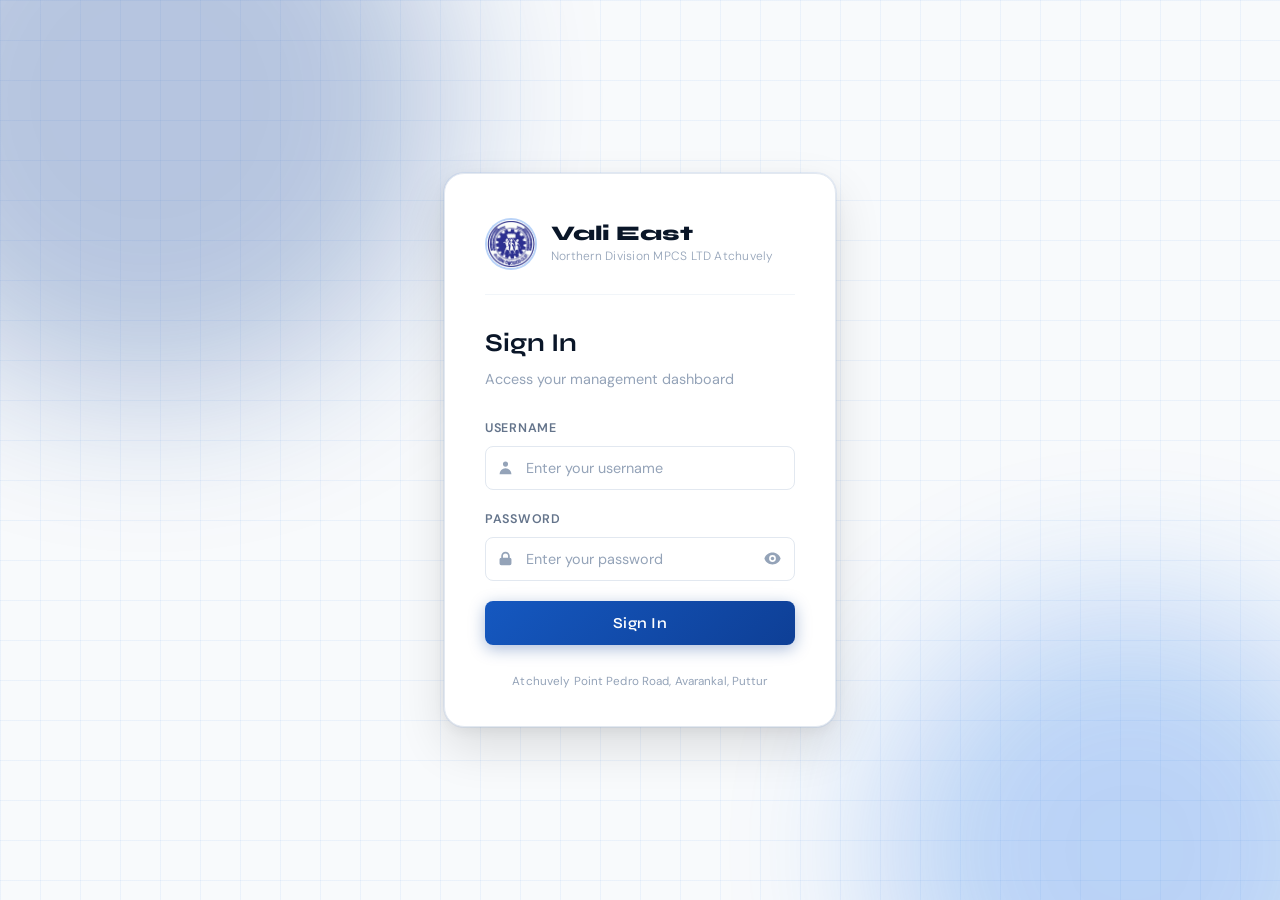
<file: index.html>
<!DOCTYPE html>
<html lang="en">
<head>
  <meta charset="UTF-8" />
  <meta name="viewport" content="width=device-width, initial-scale=1.0"/>
  <title>Vali East MPCS – Sign In</title>
  <link rel="preconnect" href="https://fonts.googleapis.com">
  <link rel="preconnect" href="https://fonts.gstatic.com" crossorigin>
  <link href="https://fonts.googleapis.com/css2?family=Syne:wght@400;600;700;800&family=DM+Sans:ital,wght@0,300;0,400;0,500;1,300&display=swap" rel="stylesheet">
  <link rel="stylesheet" href="style.css" />
</head>
<body class="login-page">

  <div class="login-bg">
    <div class="grid-overlay"></div>
    <div class="glow glow-1"></div>
    <div class="glow glow-2"></div>
  </div>

  <div class="login-wrapper">
    <div class="login-card">
      <div class="login-brand">
        <div class="brand-icon">
          <img src="brand.jpg" alt="Vali East Logo">
        </div>
        <div class="brand-text">
          <h1>Vali East</h1>
          <p>Northern Division MPCS LTD Atchuvely</p>
        </div>
      </div>

      <div class="login-divider"></div>

      <h2 class="login-title">Sign In</h2>
      <p class="login-subtitle">Access your management dashboard</p>

      <div id="login-error" class="error-banner hidden">
        <svg viewBox="0 0 20 20" fill="currentColor"><path fill-rule="evenodd" d="M18 10a8 8 0 11-16 0 8 8 0 0116 0zm-7 4a1 1 0 11-2 0 1 1 0 012 0zm-1-9a1 1 0 00-1 1v4a1 1 0 102 0V6a1 1 0 00-1-1z" clip-rule="evenodd"/></svg>
        <span id="login-error-text">Invalid credentials. Please try again.</span>
      </div>

      <div class="form-group">
        <label for="username">Username</label>
        <div class="input-wrap">
          <svg class="input-icon" viewBox="0 0 20 20" fill="currentColor"><path fill-rule="evenodd" d="M10 9a3 3 0 100-6 3 3 0 000 6zm-7 9a7 7 0 1114 0H3z" clip-rule="evenodd"/></svg>
          <input type="text" id="username" placeholder="Enter your username" autocomplete="username" />
        </div>
      </div>

      <div class="form-group">
        <label for="password">Password</label>
        <div class="input-wrap">
          <svg class="input-icon" viewBox="0 0 20 20" fill="currentColor"><path fill-rule="evenodd" d="M5 9V7a5 5 0 0110 0v2a2 2 0 012 2v5a2 2 0 01-2 2H5a2 2 0 01-2-2v-5a2 2 0 012-2zm8-2v2H7V7a3 3 0 016 0z" clip-rule="evenodd"/></svg>
          <input type="password" id="password" placeholder="Enter your password" autocomplete="current-password" />
          <button class="toggle-password" type="button" onclick="togglePassword()" title="Show/hide password">
            <svg viewBox="0 0 20 20" fill="currentColor"><path d="M10 12a2 2 0 100-4 2 2 0 000 4z"/><path fill-rule="evenodd" d="M.458 10C1.732 5.943 5.522 3 10 3s8.268 2.943 9.542 7c-1.274 4.057-5.064 7-9.542 7S1.732 14.057.458 10zM14 10a4 4 0 11-8 0 4 4 0 018 0z" clip-rule="evenodd"/></svg>
          </button>
        </div>
      </div>

      <button class="btn-login" id="login-btn" onclick="handleLogin()">
        <span class="btn-text">Sign In</span>
        <span class="btn-loader hidden">
          <svg viewBox="0 0 24 24" fill="none"><circle cx="12" cy="12" r="10" stroke="currentColor" stroke-width="3" stroke-dasharray="31.4" stroke-dashoffset="10"/></svg>
        </span>
      </button>

      <p class="login-footer">
        Atchuvely Point Pedro Road, Avarankal, Puttur
      </p>
    </div>
  </div>

  <script src="app.js"></script>
</body>
</html>
</file>
<file: style.css>
/* =============================================
   VALI EAST NORTHERN DIVISION MPCS LTD
   Dashboard Stylesheet — Corporate Light Theme
   ============================================= */

:root {
  /* Corporate Blue Palette */
  --corp-50:  #e8f0fe;
  --corp-100: #c5d8fc;
  --corp-200: #9abef9;
  --corp-300: #6fa4f6;
  --corp-400: #4d8ff3;
  --corp-500: #1a6fe8;
  --corp-600: #1558c0;
  --corp-700: #0e3f96;
  --corp-800: #092d70;
  --corp-900: #051c4a;

  --slate-50: #f8fafc;
  --slate-100: #f1f5f9;
  --slate-200: #e2e8f0;
  --slate-300: #cbd5e1;
  --slate-400: #94a3b8;
  --slate-500: #64748b;
  --slate-600: #475569;
  --slate-700: #334155;
  --slate-800: #1e293b;
  --slate-900: #0a1628;

  --green-100: #dcfce7;
  --green-500: #22c55e;
  --green-600: #16a34a;
  --green-700: #15803d;

  --red-100: #fee2e2;
  --red-600: #dc2626;

  --amber-100: #fef3c7;
  --amber-600: #d97706;

  --sidebar-width: 268px;
  --topbar-height: 60px;
  --radius: 12px;
  --radius-sm: 8px;

  --font-display: 'Syne', sans-serif;
  --font-body: 'DM Sans', sans-serif;

  --shadow-sm: 0 1px 3px rgba(0,0,0,0.06), 0 1px 2px rgba(0,0,0,0.04);
  --shadow: 0 4px 16px rgba(0,0,0,0.08), 0 1px 4px rgba(0,0,0,0.04);
  --shadow-lg: 0 20px 48px rgba(0,0,0,0.12), 0 4px 16px rgba(0,0,0,0.06);
  --shadow-card: 0 2px 8px rgba(14,63,150,0.06), 0 1px 3px rgba(0,0,0,0.04);
}

*, *::before, *::after { box-sizing: border-box; margin: 0; padding: 0; }
html { scroll-behavior: smooth; }

body {
  font-family: var(--font-body);
  font-size: 15px;
  line-height: 1.6;
  color: var(--slate-800);
  background: var(--slate-50);
  -webkit-font-smoothing: antialiased;
}

/* ── LOGIN PAGE ──────────────────────────────── */

.login-page {
  min-height: 100vh;
  display: flex;
  align-items: center;
  justify-content: center;
  background: var(--slate-50);
  position: relative;
  overflow: hidden;
}

.login-bg {
  position: fixed;
  inset: 0;
  pointer-events: none;
}

.grid-overlay {
  position: absolute;
  inset: 0;
  background-image:
    linear-gradient(rgba(26, 111, 232, 0.06) 1px, transparent 1px),
    linear-gradient(90deg, rgba(26, 111, 232, 0.06) 1px, transparent 1px);
  background-size: 40px 40px;
}

.glow {
  position: absolute;
  border-radius: 50%;
  filter: blur(80px);
  opacity: 0.28;
}
.glow-1 {
  width: 600px; height: 600px;
  background: #0e3f96;
  top: -200px; left: -150px;
}
.glow-2 {
  width: 500px; height: 500px;
  background: #1a6fe8;
  bottom: -200px; right: -100px;
}

.login-wrapper {
  position: relative;
  z-index: 10;
  width: 100%;
  max-width: 440px;
  padding: 24px;
}

.login-card {
  background: white;
  border: 1px solid var(--slate-200);
  color: var(--slate-800);
  border-radius: 20px;
  padding: 44px 40px 36px;
  box-shadow: var(--shadow-lg), 0 0 0 1px rgba(26,111,232,0.07);
  animation: slideUp 0.45s ease;
}

@keyframes slideUp {
  from { opacity: 0; transform: translateY(20px); }
  to   { opacity: 1; transform: translateY(0); }
}

.login-brand {
  display: flex;
  align-items: center;
  gap: 14px;
  margin-bottom: 24px;
}

.brand-icon {
  width: 52px; height: 52px;
  flex-shrink: 0;
  border-radius: 50%;
  overflow: hidden;
  border: 2px solid rgba(26,111,232,0.3);
  background: white;
}
.brand-icon img { width: 100%; height: 100%; object-fit: cover; }
.brand-icon.small { width: 42px; height: 42px; border-radius: 50%; overflow: hidden; border: 2px solid rgba(26,111,232,0.25); background: white; }
.brand-icon.small img { width: 100%; height: 100%; object-fit: cover; }

.login-brand .brand-text h1 {
  font-family: var(--font-display);
  font-size: 1.3rem;
  font-weight: 800;
  color: var(--slate-900);
  line-height: 1.2;
}
.login-brand .brand-text p {
  font-size: 0.75rem;
  color: var(--slate-400);
  font-weight: 300;
  letter-spacing: 0.02em;
}

.login-divider {
  height: 1px;
  background: var(--slate-100);
  margin-bottom: 28px;
}

.login-title {
  color: var(--slate-900);
  font-family: var(--font-display);
  font-size: 1.6rem;
  font-weight: 700;
  margin-bottom: 4px;
}

.login-subtitle {
  font-size: 0.9rem;
  color: var(--slate-400);
  margin-bottom: 28px;
}

.form-group {
  margin-bottom: 20px;
}

.form-group label {
  display: block;
  font-size: 0.78rem;
  font-weight: 600;
  color: var(--slate-500);
  letter-spacing: 0.06em;
  text-transform: uppercase;
  margin-bottom: 7px;
}

.login-card .form-group label { color: var(--slate-500); }

.input-wrap {
  position: relative;
  display: flex;
  align-items: center;
}

.input-icon {
  position: absolute;
  left: 12px;
  width: 17px; height: 17px;
  color: var(--slate-400);
  pointer-events: none;
}

input[type="text"],
input[type="password"],
input[type="url"],
textarea {
  width: 100%;
  background: var(--slate-50);
  color: var(--slate-800);
  border: 1.5px solid var(--slate-200);
  border-radius: var(--radius-sm);
  padding: 11px 14px;
  font-family: var(--font-body);
  font-size: 0.93rem;
  transition: border-color 0.2s, box-shadow 0.2s, background 0.2s;
  outline: none;
}

.login-card input[type="text"],
.login-card input[type="password"] {
  background: white;
  border-color: var(--slate-200);
}

.input-wrap input { padding-left: 40px; }
.input-wrap input[type="password"] { padding-right: 44px; }
input::placeholder, textarea::placeholder { color: var(--slate-400); font-size: 0.9rem; }

input:focus, textarea:focus {
  border-color: var(--corp-400);
  box-shadow: 0 0 0 3px rgba(26, 111, 232, 0.12);
  background: white;
}

.toggle-password {
  position: absolute;
  right: 10px;
  background: none;
  border: none;
  cursor: pointer;
  color: var(--slate-400);
  padding: 4px;
  display: flex;
  align-items: center;
  justify-content: center;
  transition: color 0.2s;
}
.toggle-password:hover { color: var(--slate-600); }
.toggle-password svg { width: 17px; height: 17px; }

.btn-login {
  width: 100%;
  padding: 13px;
  background: linear-gradient(135deg, var(--corp-600), var(--corp-700));
  color: white;
  border: none;
  border-radius: var(--radius-sm);
  font-family: var(--font-display);
  font-size: 0.95rem;
  font-weight: 600;
  cursor: pointer;
  transition: opacity 0.2s, transform 0.15s, box-shadow 0.2s;
  display: flex;
  align-items: center;
  justify-content: center;
  gap: 8px;
  margin-top: 8px;
  box-shadow: 0 4px 16px rgba(14,63,150,0.35);
  letter-spacing: 0.02em;
}
.btn-login:hover { opacity: 0.93; transform: translateY(-1px); box-shadow: 0 6px 20px rgba(14,63,150,0.4); }
.btn-login:active { transform: translateY(0); }
.btn-login:disabled { opacity: 0.6; cursor: not-allowed; transform: none; }

.login-footer {
  margin-top: 28px;
  font-size: 0.73rem;
  color: var(--slate-400);
  text-align: center;
  line-height: 1.5;
  letter-spacing: 0.01em;
}

/* ── BUTTONS ──────────────────────────────────── */

.btn-primary {
  display: inline-flex;
  align-items: center;
  gap: 7px;
  padding: 10px 22px;
  background: linear-gradient(135deg, var(--corp-600), var(--corp-700));
  color: white;
  border: none;
  border-radius: var(--radius-sm);
  font-family: var(--font-body);
  font-size: 0.88rem;
  font-weight: 500;
  cursor: pointer;
  transition: opacity 0.2s, transform 0.15s;
  box-shadow: 0 2px 8px rgba(14,63,150,0.22);
  letter-spacing: 0.01em;
}
.btn-primary svg { width: 16px; height: 16px; }
.btn-primary:hover { opacity: 0.9; transform: translateY(-1px); }
.btn-primary:disabled { opacity: 0.6; cursor: not-allowed; transform: none; }

.btn-secondary {
  display: inline-flex;
  align-items: center;
  gap: 7px;
  padding: 10px 20px;
  background: white;
  color: var(--slate-600);
  border: 1.5px solid var(--slate-200);
  border-radius: var(--radius-sm);
  font-family: var(--font-body);
  font-size: 0.88rem;
  font-weight: 500;
  cursor: pointer;
  transition: background 0.2s, border-color 0.2s, color 0.2s;
}
.btn-secondary:hover { background: var(--slate-50); border-color: var(--slate-300); color: var(--slate-700); }

.btn-danger {
  display: inline-flex;
  align-items: center;
  gap: 7px;
  padding: 10px 20px;
  background: #dc2626;
  color: white;
  border: none;
  border-radius: var(--radius-sm);
  font-family: var(--font-body);
  font-size: 0.88rem;
  font-weight: 500;
  cursor: pointer;
  transition: opacity 0.2s, transform 0.15s;
}
.btn-danger:hover { opacity: 0.88; }
.btn-danger:disabled { opacity: 0.6; cursor: not-allowed; }

/* ── LOADER / SPINNER ─────────────────────────── */

.btn-loader svg {
  width: 18px; height: 18px;
  animation: spin 0.8s linear infinite;
}
@keyframes spin { to { transform: rotate(360deg); } }

.spinner {
  width: 36px; height: 36px;
  border: 3px solid var(--slate-200);
  border-top-color: var(--corp-500);
  border-radius: 50%;
  animation: spin 0.7s linear infinite;
  margin: 0 auto 12px;
}

/* ── ERROR / SUCCESS BANNERS ──────────────────── */

.error-banner, .success-banner {
  display: flex;
  align-items: center;
  gap: 10px;
  padding: 12px 16px;
  border-radius: var(--radius-sm);
  font-size: 0.87rem;
  font-weight: 500;
  margin-bottom: 20px;
}

.error-banner {
  background: var(--red-100);
  border: 1px solid rgba(220, 38, 38, 0.2);
  color: var(--red-600);
}
.error-banner svg { width: 18px; height: 18px; flex-shrink: 0; }

.success-banner {
  background: var(--green-100);
  border: 1px solid rgba(34, 197, 94, 0.22);
  color: var(--green-700);
}
.success-banner svg { width: 18px; height: 18px; flex-shrink: 0; }

/* ── UTILITY ──────────────────────────────────── */
.hidden { display: none !important; }

/* ── DASHBOARD LAYOUT ─────────────────────────── */

.dashboard-page {
  display: flex;
  min-height: 100vh;
  background: #f0f4f8;
}

/* Sidebar */
.sidebar {
  width: var(--sidebar-width);
  background: white;
  display: flex;
  flex-direction: column;
  position: fixed;
  top: 0; left: 0; bottom: 0;
  z-index: 100;
  transition: transform 0.3s ease;
  box-shadow: 2px 0 16px rgba(14,63,150,0.06);
  border-right: 1px solid var(--slate-100);
}

.sidebar-brand {
  display: flex;
  align-items: center;
  gap: 12px;
  padding: 22px 20px;
  border-bottom: 1px solid var(--slate-100);
}

.sidebar-brand .brand-text {
  display: flex;
  flex-direction: column;
}
.brand-name {
  font-family: var(--font-display);
  font-size: 1.05rem;
  font-weight: 700;
  color: var(--slate-900);
  line-height: 1.2;
}
.brand-sub {
  font-size: 0.65rem;
  color: var(--slate-400);
  letter-spacing: 0.07em;
  text-transform: uppercase;
  margin-top: 1px;
}

.sidebar-nav {
  flex: 1;
  padding: 16px 12px;
  display: flex;
  flex-direction: column;
  gap: 2px;
}

.nav-item {
  display: flex;
  align-items: center;
  gap: 10px;
  padding: 10px 12px;
  border-radius: var(--radius-sm);
  color: var(--slate-500);
  text-decoration: none;
  font-size: 0.88rem;
  font-weight: 500;
  transition: background 0.15s, color 0.15s;
  position: relative;
}
.nav-item svg { width: 17px; height: 17px; flex-shrink: 0; }
.nav-item:hover { background: var(--corp-50); color: var(--corp-700); }
.nav-item.active {
  background: var(--corp-50);
  color: var(--corp-600);
  font-weight: 600;
}
.nav-item.active::before {
  content: '';
  position: absolute;
  left: 0; top: 50%;
  transform: translateY(-50%);
  width: 3px; height: 20px;
  background: var(--corp-600);
  border-radius: 0 3px 3px 0;
}

.sidebar-footer {
  padding: 14px 12px;
  border-top: 1px solid var(--slate-100);
  display: flex;
  align-items: center;
  gap: 8px;
  background: var(--slate-50);
}

.user-chip {
  flex: 1;
  display: flex;
  align-items: center;
  gap: 10px;
  min-width: 0;
}

.user-avatar {
  width: 34px; height: 34px;
  border-radius: 8px;
  background: linear-gradient(135deg, var(--corp-600), var(--corp-800));
  color: white;
  font-family: var(--font-display);
  font-weight: 700;
  font-size: 0.9rem;
  display: flex;
  align-items: center;
  justify-content: center;
  flex-shrink: 0;
  text-transform: uppercase;
}

.user-info {
  display: flex;
  flex-direction: column;
  min-width: 0;
}
.user-name {
  font-size: 0.84rem;
  font-weight: 600;
  color: var(--slate-800);
  white-space: nowrap;
  overflow: hidden;
  text-overflow: ellipsis;
}
.user-role {
  font-size: 0.7rem;
  color: var(--slate-400);
  letter-spacing: 0.02em;
}

.btn-logout {
  background: none;
  border: none;
  cursor: pointer;
  color: var(--slate-400);
  padding: 6px;
  border-radius: var(--radius-sm);
  display: flex;
  align-items: center;
  justify-content: center;
  transition: color 0.2s, background 0.2s;
  flex-shrink: 0;
}
.btn-logout svg { width: 17px; height: 17px; }
.btn-logout:hover { color: #f87171; background: rgba(248, 113, 113, 0.08); }

/* Mobile topbar */
.mobile-topbar {
  display: none;
  position: fixed;
  top: 0; left: 0; right: 0;
  height: var(--topbar-height);
  background: white;
  z-index: 90;
  align-items: center;
  justify-content: space-between;
  padding: 0 16px;
  border-bottom: 1px solid var(--slate-100);
  box-shadow: 0 2px 8px rgba(0,0,0,0.04);
}
.mobile-title {
  font-family: var(--font-display);
  font-size: 1rem;
  font-weight: 700;
  color: var(--slate-900);
}
.hamburger {
  background: none; border: none; cursor: pointer;
  display: flex; flex-direction: column; gap: 5px; padding: 4px;
}
.hamburger span {
  display: block; width: 22px; height: 2px;
  background: var(--slate-600); border-radius: 2px;
  transition: 0.2s;
}
.btn-logout-mobile {
  background: none; border: none; cursor: pointer;
  color: var(--slate-400); padding: 6px;
  display: flex; align-items: center;
}
.btn-logout-mobile svg { width: 20px; height: 20px; }

.sidebar-overlay {
  display: none;
  position: fixed; inset: 0;
  background: rgba(0,0,0,0.45);
  z-index: 95;
}

/* Main content */
.main-content {
  margin-left: var(--sidebar-width);
  flex: 1;
  padding: 40px 36px;
  max-width: calc(100vw - var(--sidebar-width));
}

.view { display: none; }
.view.active { display: block; animation: fadeIn 0.25s ease; }

@keyframes fadeIn {
  from { opacity: 0; transform: translateY(6px); }
  to   { opacity: 1; transform: translateY(0); }
}

/* ── PAGE HEADER ─────────────────────────────── */

.page-header {
  display: flex;
  align-items: flex-start;
  justify-content: space-between;
  gap: 16px;
  margin-bottom: 32px;
  flex-wrap: wrap;
  padding-bottom: 24px;
  border-bottom: 1px solid var(--slate-200);
}

.page-breadcrumb {
  font-size: 0.75rem;
  color: var(--slate-400);
  letter-spacing: 0.03em;
  margin-bottom: 6px;
  font-weight: 400;
}

.page-title {
  font-family: var(--font-display);
  font-size: 1.85rem;
  font-weight: 800;
  color: var(--slate-900);
  line-height: 1.15;
  letter-spacing: -0.02em;
}
.page-subtitle {
  font-size: 0.87rem;
  color: var(--slate-400);
  margin-top: 5px;
}

/* ── STATS ───────────────────────────────────── */

.stats-row {
  display: grid;
  grid-template-columns: repeat(auto-fill, minmax(190px, 1fr));
  gap: 16px;
  margin-bottom: 28px;
}

.stat-card {
  background: white;
  border-radius: var(--radius);
  padding: 20px 22px;
  display: flex;
  align-items: center;
  gap: 16px;
  box-shadow: var(--shadow-card);
  border: 1px solid var(--slate-100);
  border-left: 3px solid var(--corp-500);
  transition: box-shadow 0.2s, transform 0.2s;
}
.stat-card:hover {
  box-shadow: var(--shadow);
  transform: translateY(-1px);
}

.stat-icon {
  width: 44px; height: 44px;
  border-radius: 10px;
  display: flex;
  align-items: center;
  justify-content: center;
  flex-shrink: 0;
}
.stat-icon svg { width: 20px; height: 20px; }
.stat-icon.blue { background: var(--corp-50); color: var(--corp-600); }
.stat-icon.green { background: var(--green-100); color: var(--green-600); }
.stat-icon.corp { background: var(--corp-100); color: var(--corp-700); }

.stat-label {
  font-size: 0.72rem;
  color: var(--slate-400);
  text-transform: uppercase;
  letter-spacing: 0.07em;
  font-weight: 600;
  margin-bottom: 3px;
}
.stat-value {
  font-family: var(--font-display);
  font-size: 1.65rem;
  font-weight: 700;
  color: var(--slate-900);
  line-height: 1;
}

/* ── SEARCH ──────────────────────────────────── */

.search-bar-wrap { margin-bottom: 24px; }

.search-bar {
  position: relative;
  max-width: 380px;
}
.search-bar svg {
  position: absolute;
  left: 12px; top: 50%;
  transform: translateY(-50%);
  width: 17px; height: 17px;
  color: var(--slate-400);
  pointer-events: none;
}
.search-bar input {
  width: 100%;
  padding: 10px 14px 10px 40px;
  border: 1.5px solid var(--slate-200);
  border-radius: var(--radius-sm);
  background: white;
  color: var(--slate-800);
  font-family: var(--font-body);
  font-size: 0.88rem;
  outline: none;
  transition: border-color 0.2s, box-shadow 0.2s;
}
.search-bar input::placeholder { color: var(--slate-400); }
.search-bar input:focus {
  border-color: var(--corp-400);
  box-shadow: 0 0 0 3px rgba(26,111,232,0.1);
}

/* ── LOADING / EMPTY ─────────────────────────── */

.loading-state, .empty-state {
  text-align: center;
  padding: 72px 24px;
  color: var(--slate-500);
}
.loading-state p, .empty-state p { margin-top: 8px; font-size: 0.9rem; color: var(--slate-400); }
.empty-state svg { width: 60px; height: 60px; margin: 0 auto 16px; color: var(--slate-300); }
.empty-state h3 { font-family: var(--font-display); font-size: 1.15rem; font-weight: 700; color: var(--slate-600); margin-bottom: 6px; }
.empty-state .btn-primary { margin-top: 20px; }

/* ── MODULES GRID ────────────────────────────── */

.projects-grid {
  display: grid;
  grid-template-columns: repeat(auto-fill, minmax(300px, 1fr));
  gap: 20px;
}

/* Module Card */
.project-card {
  background: white;
  border-radius: var(--radius);
  border: 1px solid var(--slate-150, #eaf0f6);
  overflow: hidden;
  box-shadow: var(--shadow-card);
  transition: box-shadow 0.2s, border-color 0.2s, transform 0.2s;
  animation: fadeIn 0.3s ease;
  display: flex;
  flex-direction: column;
}

.project-card:hover {
  box-shadow: 0 8px 28px rgba(14,63,150,0.1), 0 2px 8px rgba(0,0,0,0.04);
  border-color: var(--corp-200);
  transform: translateY(-3px);
}

/* Top accent stripe — refined */
.project-card-top {
  height: 3px;
  background: linear-gradient(90deg, var(--corp-700), var(--corp-400));
  flex-shrink: 0;
}

.project-card-body {
  padding: 22px 22px 14px;
  flex: 1;
}

/* Sequence badge — clean and minimal */
.project-index {
  display: inline-flex;
  align-items: center;
  justify-content: center;
  width: 28px; height: 28px;
  background: var(--corp-50);
  color: var(--corp-700);
  border: 1px solid var(--corp-100);
  border-radius: 7px;
  font-family: var(--font-display);
  font-size: 0.78rem;
  font-weight: 700;
  margin-bottom: 12px;
  flex-shrink: 0;
}

.project-name {
  font-family: var(--font-display);
  font-size: 1.05rem;
  font-weight: 700;
  color: var(--slate-900);
  margin-bottom: 8px;
  line-height: 1.3;
  letter-spacing: -0.01em;
}

.project-desc {
  font-size: 0.84rem;
  color: var(--slate-500);
  line-height: 1.65;
  margin-bottom: 0;
  display: -webkit-box;
  -webkit-line-clamp: 2;
  -webkit-box-orient: vertical;
  overflow: hidden;
}

.project-card-footer {
  padding: 14px 22px 18px;
  display: flex;
  align-items: center;
  justify-content: flex-start;
  gap: 12px;
  border-top: 1px solid var(--slate-100);
  margin-top: 14px;
}

.btn-open {
  display: inline-flex;
  align-items: center;
  gap: 6px;
  padding: 8px 18px;
  background: linear-gradient(135deg, var(--corp-600), var(--corp-700));
  color: white;
  border-radius: var(--radius-sm);
  font-size: 0.84rem;
  font-weight: 500;
  text-decoration: none;
  transition: opacity 0.15s, transform 0.15s, box-shadow 0.15s;
  box-shadow: 0 2px 8px rgba(14,63,150,0.2);
  letter-spacing: 0.01em;
}
.btn-open svg { width: 13px; height: 13px; }
.btn-open:hover { opacity: 0.92; transform: translateY(-1px); box-shadow: 0 4px 12px rgba(14,63,150,0.3); }

/* ── FORM CARD ───────────────────────────────── */

.form-card {
  background: white;
  border-radius: var(--radius);
  border: 1px solid var(--slate-200);
  padding: 32px;
  max-width: 640px;
  box-shadow: var(--shadow-sm);
}

.form-card .form-group label {
  color: var(--slate-600);
  font-size: 0.82rem;
}

.form-card input,
.form-card textarea {
  border-color: var(--slate-200);
  background: var(--slate-50);
  color: var(--slate-800);
}
.form-card .input-wrap input { padding-left: 40px; }
.form-card input:focus,
.form-card textarea:focus { border-color: var(--corp-400); }

.form-card textarea {
  resize: vertical;
  min-height: 100px;
}

.required { color: var(--red-600); }

.form-actions {
  display: flex;
  gap: 10px;
  justify-content: flex-end;
  margin-top: 10px;
}

/* ── SETTINGS ────────────────────────────────── */

.settings-grid {
  display: grid;
  grid-template-columns: repeat(auto-fill, minmax(480px, 1fr));
  gap: 24px;
  max-width: 1040px;
}

.settings-section {
  background: white;
  border-radius: var(--radius);
  border: 1px solid var(--slate-100);
  box-shadow: var(--shadow-card);
  overflow: hidden;
  transition: box-shadow 0.2s;
}
.settings-section:hover {
  box-shadow: var(--shadow-sm);
}

.settings-section-header {
  padding: 22px 28px 18px;
  border-bottom: 1px solid var(--slate-100);
  display: flex;
  align-items: center;
  gap: 14px;
  background: var(--slate-50);
}

.settings-section-icon {
  width: 38px; height: 38px;
  border-radius: 9px;
  background: var(--corp-50);
  color: var(--corp-600);
  display: flex; align-items: center; justify-content: center;
  flex-shrink: 0;
  border: 1px solid var(--corp-100);
}
.settings-section-icon svg { width: 18px; height: 18px; }

.settings-section-title {
  font-family: var(--font-display);
  font-size: 0.98rem;
  font-weight: 700;
  color: var(--slate-800);
  letter-spacing: -0.01em;
}
.settings-section-subtitle {
  font-size: 0.78rem;
  color: var(--slate-400);
  margin-top: 2px;
}

.settings-section-body {
  padding: 26px 28px;
}

.settings-section-body .form-group label {
  color: var(--slate-600);
  font-size: 0.78rem;
}

.settings-section-body input[type="text"],
.settings-section-body input[type="password"],
.settings-section-body input[type="url"],
.settings-section-body textarea {
  border-color: var(--slate-200);
  background: var(--slate-50);
  color: var(--slate-800);
}
.settings-section-body .input-wrap input { padding-left: 40px; }
.settings-section-body input:focus { border-color: var(--corp-400); }

.settings-section-body textarea {
  resize: vertical;
  min-height: 80px;
}

.divider-line {
  height: 1px;
  background: var(--slate-100);
  margin: 0 28px;
}

/* ── RESPONSIVE ──────────────────────────────── */

@media (max-width: 768px) {
  .sidebar {
    transform: translateX(calc(-1 * var(--sidebar-width)));
  }
  .sidebar.open {
    transform: translateX(0);
  }
  .sidebar-overlay.visible {
    display: block;
  }
  .mobile-topbar {
    display: flex;
  }
  .main-content {
    margin-left: 0;
    padding: 24px 16px;
    padding-top: calc(var(--topbar-height) + 24px);
    max-width: 100vw;
  }
  .page-title { font-size: 1.5rem; }
  .stats-row { grid-template-columns: 1fr 1fr; }
  .projects-grid { grid-template-columns: 1fr; }
  .page-header { flex-direction: column; border-bottom: 1px solid var(--slate-200); }
  .form-card { padding: 20px; }
  .settings-grid { grid-template-columns: 1fr; }
  .settings-section-body { padding: 20px; }
  .settings-section-header { padding: 16px 20px 14px; }
}
</file>
